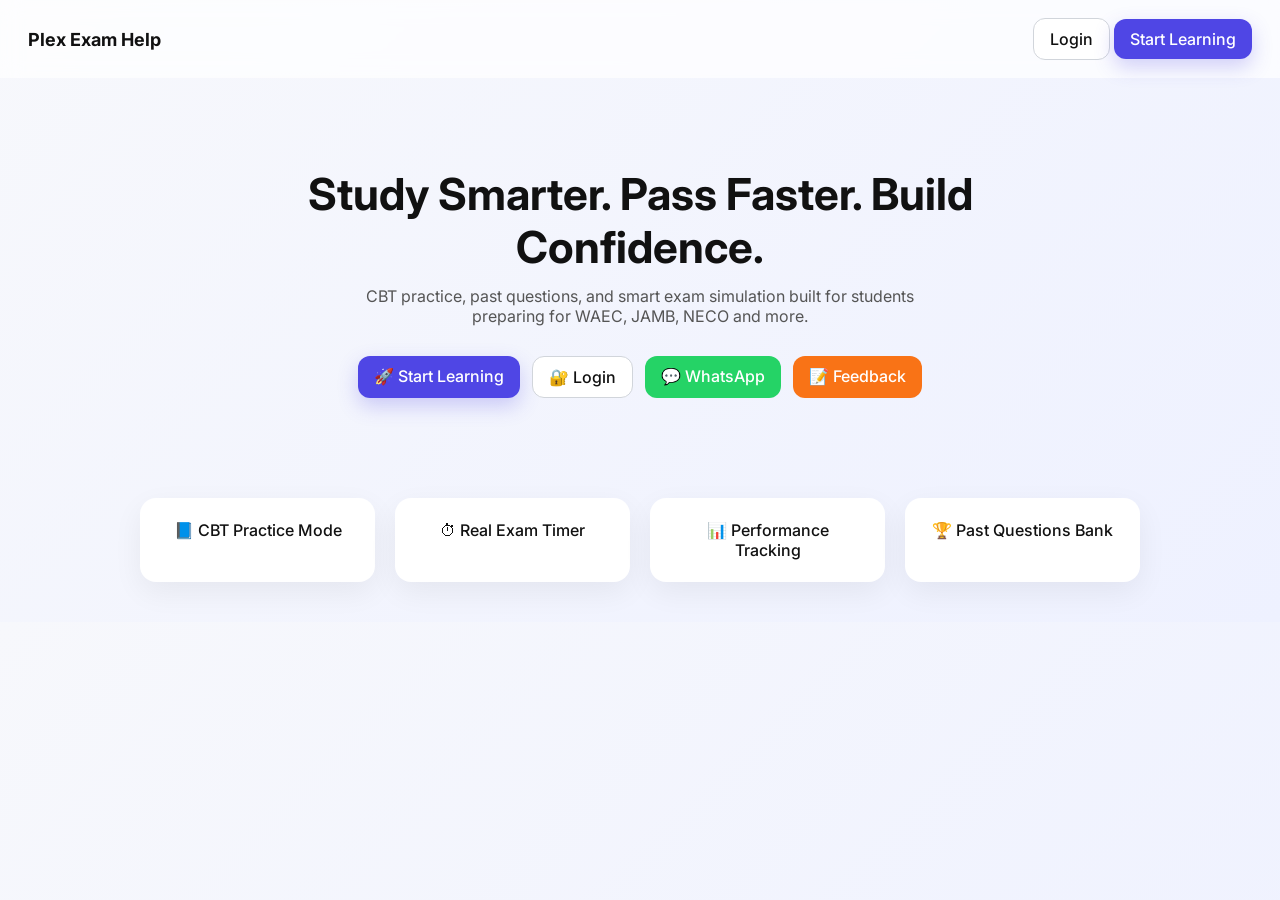
<file: index.html>
<!DOCTYPE html>
<html lang="en">
<head>
<meta charset="UTF-8">
<meta name="viewport" content="width=device-width, initial-scale=1.0">

<title>Plex Exam Help</title>

<link href="https://fonts.googleapis.com/css2?family=Inter:wght@300;400;500;600;700&display=swap" rel="stylesheet">

<style>

body{
margin:0;
font-family:Inter, sans-serif;
background:linear-gradient(135deg,#f7f8fc,#eef1ff);
color:#111;
}

/* NAVBAR */
nav{
display:flex;
justify-content:space-between;
align-items:center;
padding:18px 28px;
background:rgba(255,255,255,0.7);
backdrop-filter:blur(10px);
position:sticky;
top:0;
}

.logo{
font-weight:700;
font-size:18px;
}

/* BUTTONS */
.btn{
padding:10px 16px;
border-radius:12px;
text-decoration:none;
font-weight:500;
transition:0.2s;
display:inline-block;
}

.primary{
background:#4f46e5;
color:white;
box-shadow:0 8px 20px rgba(79,70,229,0.25);
}

.primary:hover{
transform:translateY(-2px);
}

.secondary{
background:white;
border:1px solid #d1d5db;
color:#111;
}

.secondary:hover{
transform:translateY(-2px);
}

/* HERO */
.hero{
text-align:center;
padding:90px 20px 60px;
}

.hero h1{
font-size:44px;
max-width:750px;
margin:auto;
line-height:1.2;
}

.hero p{
color:#555;
margin-top:12px;
font-size:16px;
max-width:600px;
margin-left:auto;
margin-right:auto;
}

/* CTA */
.cta{
margin-top:30px;
display:flex;
gap:12px;
justify-content:center;
flex-wrap:wrap;
}

/* FEATURES */
.card-row{
display:grid;
grid-template-columns:repeat(auto-fit,minmax(200px,1fr));
gap:20px;
padding:40px;
max-width:1000px;
margin:auto;
}

.card{
background:white;
padding:22px;
border-radius:16px;
box-shadow:0 10px 30px rgba(0,0,0,0.06);
transition:0.25s;
text-align:center;
font-weight:500;
}

.card:hover{
transform:translateY(-6px);
}

/* SMALL ANIMATION */
.hero h1{
animation:fadeUp 0.8s ease;
}

.hero p{
animation:fadeUp 1s ease;
}

@keyframes fadeUp{
from{opacity:0; transform:translateY(15px);}
to{opacity:1; transform:translateY(0);}
}

/* MOBILE */
@media(max-width:600px){
.hero h1{
font-size:32px;
}

nav{
padding:14px 18px;
}
}

</style>

</head>

<body>

<!-- NAV -->
<nav>
<div class="logo">Plex Exam Help</div>

<div>
<a class="btn secondary" href="login.html">Login</a>
<a class="btn primary" href="dashboard.html">Start Learning</a>
</div>
</nav>

<!-- HERO -->
<section class="hero">

<h1>Study Smarter. Pass Faster. Build Confidence.</h1>

<p>
CBT practice, past questions, and smart exam simulation built for students preparing for WAEC, JAMB, NECO and more.
</p>

<!-- CTA (FIXED HIERARCHY) -->
<div class="cta">

<a class="btn primary" href="dashboard.html">
🚀 Start Learning
</a>

<a class="btn secondary" href="login.html">
🔐 Login
</a>

<a class="btn" style="background:#25D366;color:white" 
href="https://wa.me/+2349138529352" target="_blank">
💬 WhatsApp
</a>

<a class="btn" style="background:#f97316;color:white" 
href="https://docs.google.com/forms/d/e/1FAIpQLSctkTlxGju5LD1zB-_oBMvyYknWLsKH8mk81OnTFdITLqlohQ/viewform?usp=dialog" target="_blank">
📝 Feedback
</a>

</div>

</section>

<!-- FEATURES -->
<section class="card-row">

<div class="card">📘 CBT Practice Mode</div>
<div class="card">⏱ Real Exam Timer</div>
<div class="card">📊 Performance Tracking</div>
<div class="card">🏆 Past Questions Bank</div>

</section>

</body>
                                                  </html>
</file>
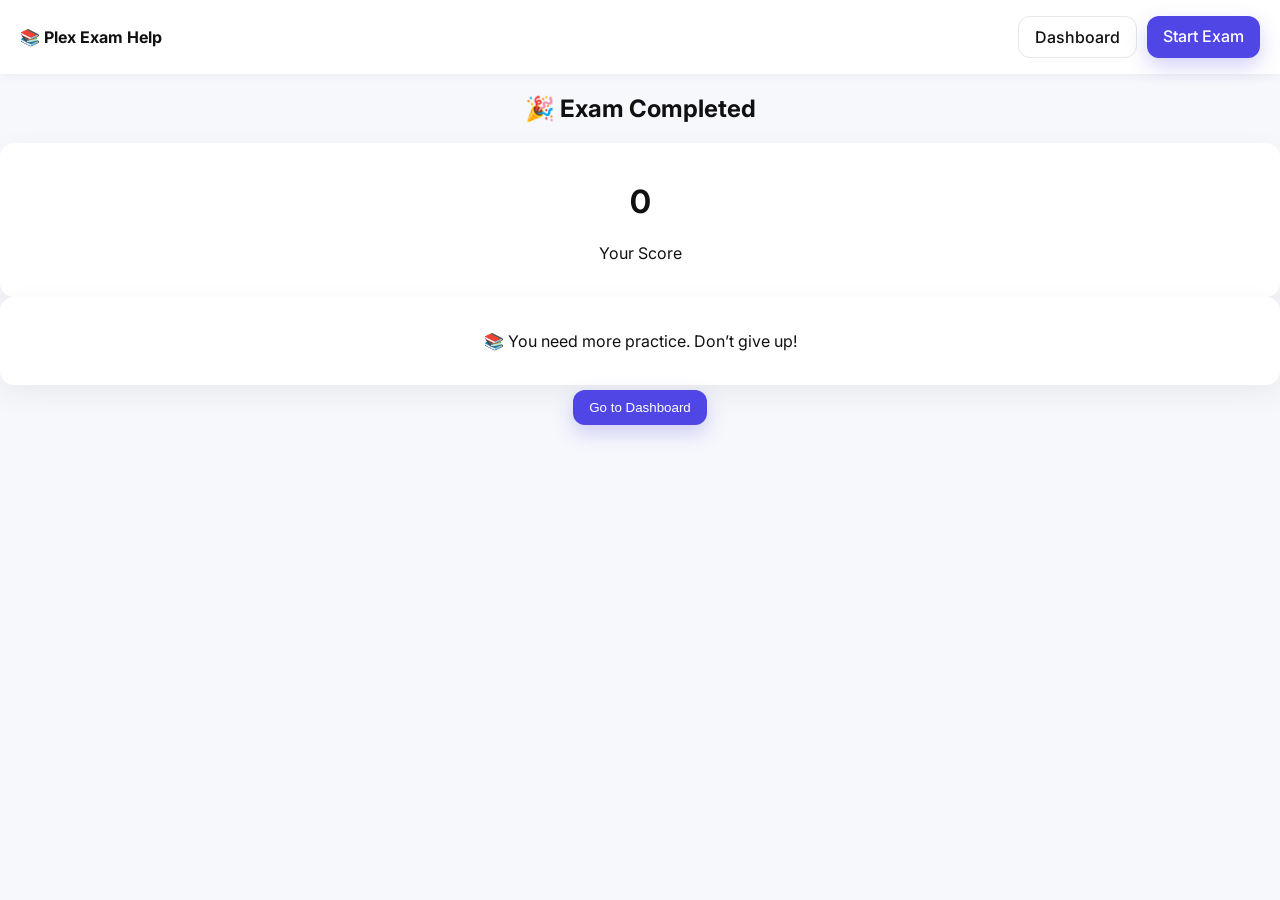
<file: result.html>
<!DOCTYPE html>
<html>
<head>
<meta charset="UTF-8">
<title>Exam Result</title>
<link rel="stylesheet" href="style.css">
</head>
<meta name="viewport" content="width=device-width, initial-scale=1.0">

<link href="https://fonts.googleapis.com/css2?family=Inter:wght@300;400;500;600;700&display=swap" rel="stylesheet">

<style>
:root{
  --primary:#4f46e5;
  --bg:#f7f8fc;
  --card:#ffffff;
  --text:#111;
  --muted:#555;
  --border:#e5e7eb;
  --shadow:0 10px 30px rgba(0,0,0,0.06);
  --radius:14px;
}

body{
  margin:0;
  font-family:Inter, sans-serif;
  background:var(--bg);
  color:var(--text);
}

/* BUTTON SYSTEM */
.btn{
  padding:10px 16px;
  border-radius:12px;
  text-decoration:none;
  font-weight:500;
  border:none;
  cursor:pointer;
  transition:0.2s;
  display:inline-block;
}

.primary{
  background:var(--primary);
  color:white;
  box-shadow:0 8px 20px rgba(79,70,229,0.25);
}

.secondary{
  background:white;
  border:1px solid var(--border);
  color:#111;
}

/* CARD SYSTEM */
.card{
  background:var(--card);
  border-radius:var(--radius);
  box-shadow:var(--shadow);
  padding:18px;
}

/* CONTAINER */
.container{
  max-width:1100px;
  margin:auto;
  padding:20px;
}

/* INPUTS */
input, select{
  width:100%;
  padding:12px;
  border-radius:12px;
  border:1px solid var(--border);
  margin-top:8px;
  outline:none;
}
  
</style>
<body>
<nav style="display:flex;justify-content:space-between;align-items:center;padding:16px 20px;background:white;box-shadow:0 2px 10px rgba(0,0,0,0.05);position:sticky;top:0;z-index:1000;">

  <div style="font-weight:700;">
    📚 Plex Exam Help
  </div>

  <div style="display:flex;gap:10px;">
    <a class="btn secondary" href="dashboard.html">Dashboard</a>
    <a class="btn primary" href="exam.html">Start Exam</a>
  </div>

</nav>
  
<div class="exam-container" style="text-align:center">

  <h2>🎉 Exam Completed</h2>

  <div class="card" style="margin-top:20px">
    <h1 id="score">0</h1>
    <p>Your Score</p>
  </div>

  <div class="card">
    <p id="remark">Loading result...</p>
  </div>

  <button class="btn primary" onclick="goHome()">Go to Dashboard</button>

</div>

<script>
const score = localStorage.getItem("score") || 0;

document.getElementById("score").innerText = score;

let remark = "";

if(score >= 70){
  remark = "🔥 Excellent! You’re ready for the real exam.";
}
else if(score >= 50){
  remark = "👍 Good job! Keep practicing.";
}
else{
  remark = "📚 You need more practice. Don’t give up!";
}

document.getElementById("remark").innerText = remark;

function goHome(){
  window.location.href = "dashboard.html";
}
</script>

</body>
</html>
</file>
<file: style.css>
body {
  font-family: Arial;
  margin: 0;
  padding: 0;
  text-align: center;
  background: #f5f7ff;
}

header {
  background: #2b59ff;
  color: white;
  padding: 30px 10px;
}

.buttons {
  margin: 20px;
}

button {
  padding: 12px;
  margin: 5px;
  border: none;
  background: #2b59ff;
  color: white;
  border-radius: 8px;
}

.subjects {
  margin-top: 20px;
}

.grid {
  display: grid;
  grid-template-columns: repeat(2, 1fr);
  gap: 10px;
  padding: 20px;
}

.card {
  background: white;
  padding: 20px;
  border-radius: 10px;
}
</file>
